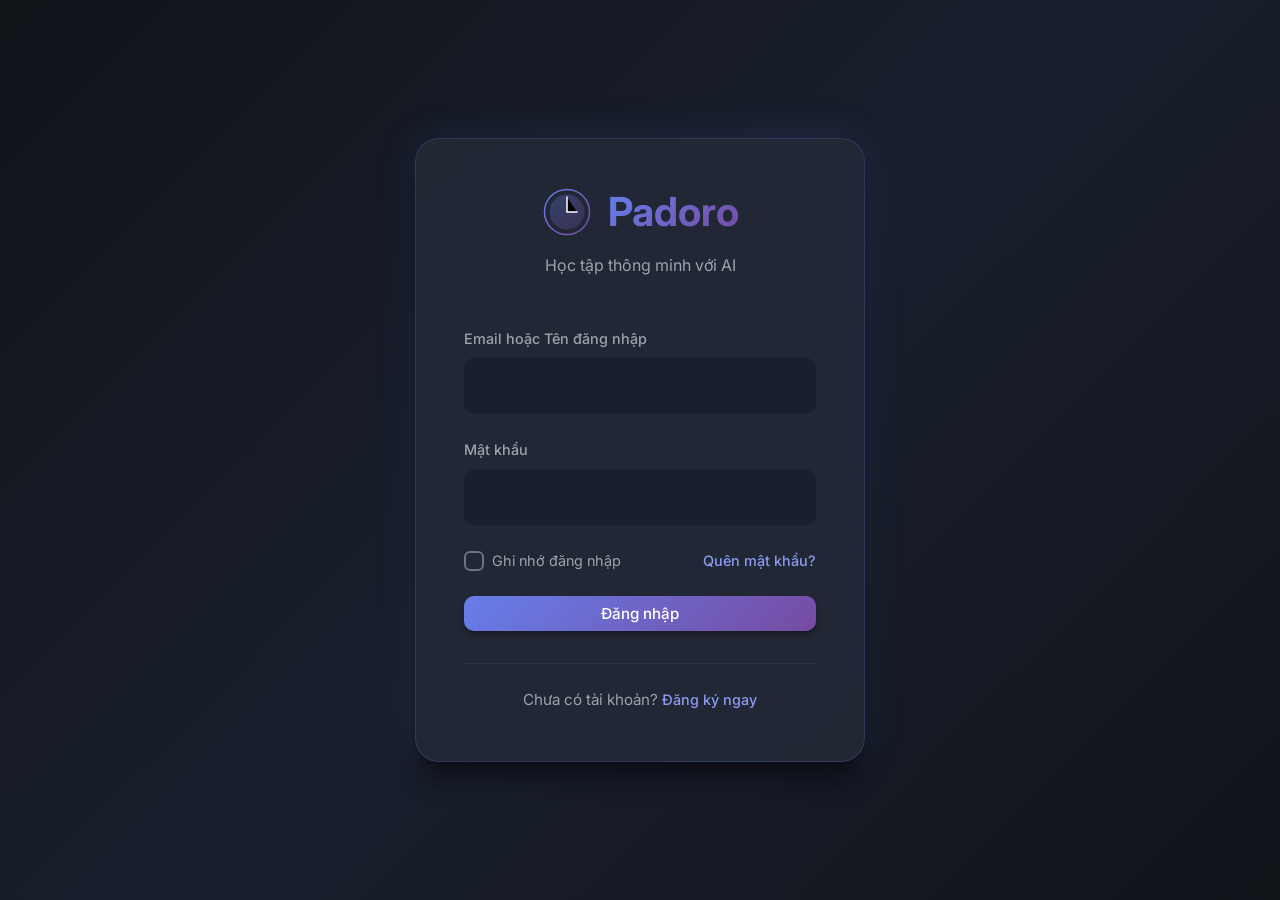
<file: index.html>
<!DOCTYPE html>
<html lang="vi">
<head>
    <meta charset="UTF-8">
    <meta name="viewport" content="width=device-width, initial-scale=1.0">
    <title>Padoro - Học Tập Thông Minh</title>
    <meta name="description" content="Ứng dụng học tập thông minh với AI, giúp bạn tập trung và quản lý thời gian hiệu quả">
    <link rel="stylesheet" href="public/css/main.css">
    <link rel="stylesheet" href="public/css/auth.css">
    <link href="https://fonts.googleapis.com/css2?family=Inter:wght@300;400;500;600;700&display=swap" rel="stylesheet">
</head>
<body>
    <!-- Particle Background Effect -->
    <div id="particles-bg"></div>
    
    <!-- Login Container -->
    <div class="auth-container">
        <div class="auth-card">
            <div class="auth-header">
                <div class="logo-container">
                    <svg class="logo-icon" viewBox="0 0 100 100" xmlns="http://www.w3.org/2000/svg">
                        <circle cx="50" cy="50" r="45" fill="none" stroke="url(#gradient1)" stroke-width="3"/>
                        <circle cx="50" cy="50" r="35" fill="url(#gradient2)"/>
                        <path d="M50 20 L50 50 L70 50" stroke="white" stroke-width="3" stroke-linecap="round"/>
                        <defs>
                            <linearGradient id="gradient1" x1="0%" y1="0%" x2="100%" y2="100%">
                                <stop offset="0%" style="stop-color:#667eea;stop-opacity:1" />
                                <stop offset="100%" style="stop-color:#764ba2;stop-opacity:1" />
                            </linearGradient>
                            <linearGradient id="gradient2" x1="0%" y1="0%" x2="100%" y2="100%">
                                <stop offset="0%" style="stop-color:#667eea;stop-opacity:0.3" />
                                <stop offset="100%" style="stop-color:#764ba2;stop-opacity:0.3" />
                            </linearGradient>
                        </defs>
                    </svg>
                    <h1 class="logo-text">Padoro</h1>
                </div>
                <p class="auth-subtitle">Học tập thông minh với AI</p>
            </div>

            <form id="loginForm" class="auth-form">
                <div class="form-group">
                    <label for="loginEmail">Email hoặc Tên đăng nhập</label>
                    <input type="text" id="loginEmail" name="email" required autocomplete="username">
                    <span class="input-highlight"></span>
                </div>

                <div class="form-group">
                    <label for="loginPassword">Mật khẩu</label>
                    <input type="password" id="loginPassword" name="password" required autocomplete="current-password">
                    <span class="input-highlight"></span>
                </div>

                <div class="form-options">
                    <label class="checkbox-label">
                        <input type="checkbox" id="rememberMe">
                        <span class="checkbox-custom"></span>
                        <span class="checkbox-text">Ghi nhớ đăng nhập</span>
                    </label>
                    <a href="forgot-password.html" class="link-text">Quên mật khẩu?</a>
                </div>

                <div id="loginError" class="error-message"></div>

                <button type="submit" class="btn btn-primary">
                    <span class="btn-text">Đăng nhập</span>
                    <span class="btn-loader"></span>
                </button>
            </form>

            <div class="auth-footer">
                <p>Chưa có tài khoản? <a href="register.html" class="link-text">Đăng ký ngay</a></p>
            </div>
        </div>
    </div>

    <script src="public/js/particles.js"></script>
    <script src="public/js/storage.js"></script>
    <script src="public/js/auth.js"></script>
</body>
</html>
</file>
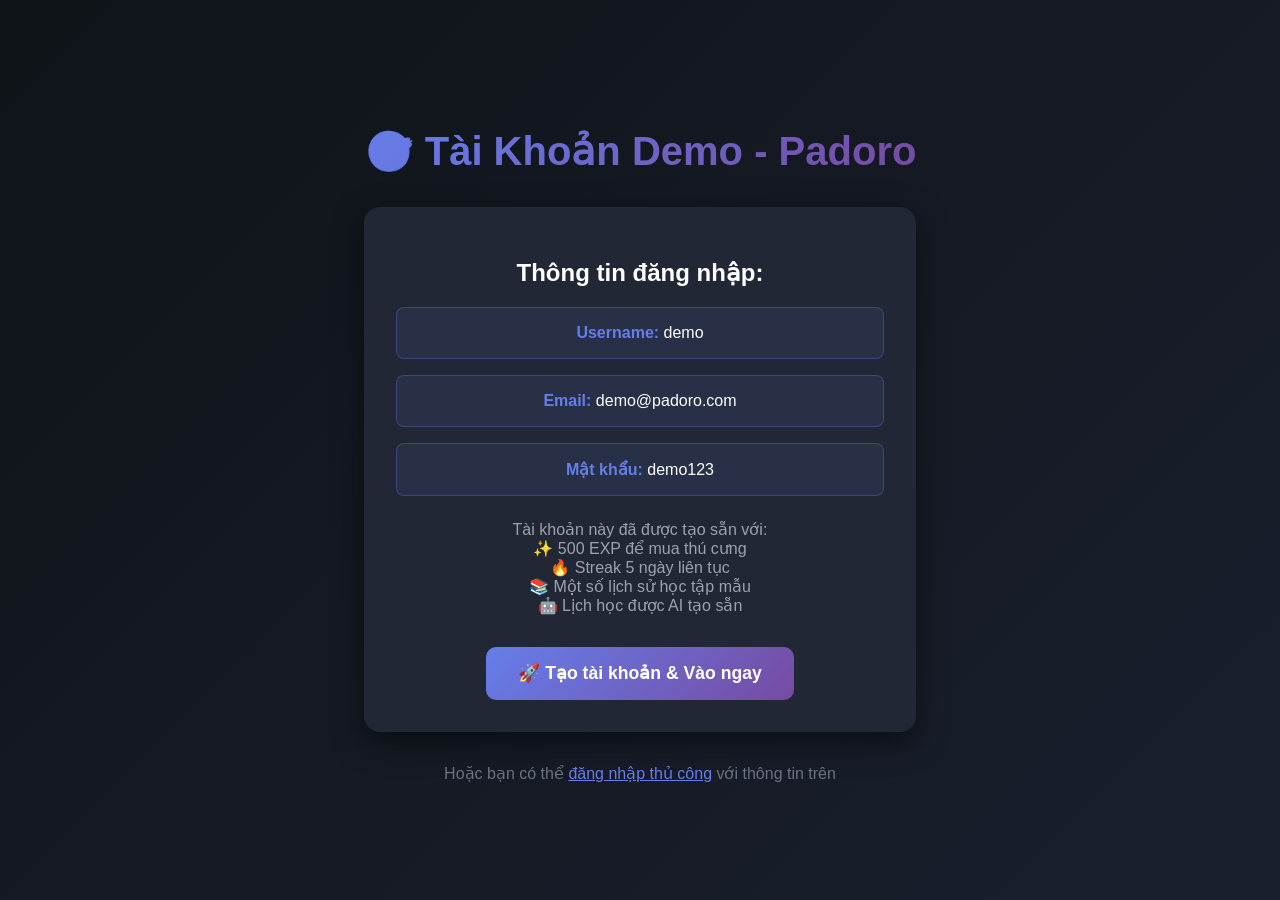
<file: demo.html>
<!DOCTYPE html>
<html lang="vi">

<head>
    <meta charset="UTF-8">
    <meta name="viewport" content="width=device-width, initial-scale=1.0">
    <title>Demo Account - Padoro</title>
    <style>
        body {
            margin: 0;
            padding: 0;
            font-family: 'Inter', sans-serif;
            background: linear-gradient(135deg, #0f1419 0%, #1a1f2e 100%);
            color: white;
            display: flex;
            align-items: center;
            justify-content: center;
            min-height: 100vh;
        }

        .container {
            text-align: center;
            padding: 2rem;
        }

        h1 {
            font-size: 2.5rem;
            margin-bottom: 1rem;
            background: linear-gradient(135deg, #667eea, #764ba2);
            -webkit-background-clip: text;
            -webkit-text-fill-color: transparent;
        }

        .info {
            background: rgba(35, 41, 54, 0.95);
            padding: 2rem;
            border-radius: 16px;
            max-width: 500px;
            margin: 2rem auto;
            box-shadow: 0 10px 30px rgba(0, 0, 0, 0.5);
        }

        .credential {
            background: rgba(102, 126, 234, 0.1);
            padding: 1rem;
            border-radius: 8px;
            margin: 1rem 0;
            border: 1px solid rgba(102, 126, 234, 0.3);
        }

        .credential strong {
            color: #667eea;
        }

        .btn {
            display: inline-block;
            padding: 1rem 2rem;
            background: linear-gradient(135deg, #667eea, #764ba2);
            color: white;
            text-decoration: none;
            border-radius: 10px;
            font-weight: 600;
            font-size: 1.1rem;
            margin-top: 1rem;
            transition: transform 0.2s;
            cursor: pointer;
            border: none;
            font-family: inherit;
        }

        .btn:hover {
            transform: translateY(-2px);
            box-shadow: 0 10px 20px rgba(102, 126, 234, 0.4);
        }

        .loader {
            display: none;
            width: 40px;
            height: 40px;
            border: 4px solid rgba(255, 255, 255, 0.1);
            border-top-color: #667eea;
            border-radius: 50%;
            animation: spin 0.8s linear infinite;
            margin: 2rem auto;
        }

        @keyframes spin {
            to {
                transform: rotate(360deg);
            }
        }

        .success {
            color: #10b981;
            font-size: 1.2rem;
            margin: 1rem 0;
            display: none;
        }
    </style>
</head>

<body>
    <div class="container">
        <h1>🎯 Tài Khoản Demo - Padoro</h1>

        <div class="info">
            <h2>Thông tin đăng nhập:</h2>

            <div class="credential">
                <strong>Username:</strong> demo
            </div>

            <div class="credential">
                <strong>Email:</strong> demo@padoro.com
            </div>

            <div class="credential">
                <strong>Mật khẩu:</strong> demo123
            </div>

            <p style="color: #9ca3af; margin-top: 1.5rem;">
                Tài khoản này đã được tạo sẵn với:<br>
                ✨ 500 EXP để mua thú cưng<br>
                🔥 Streak 5 ngày liên tục<br>
                📚 Một số lịch sử học tập mẫu<br>
                🤖 Lịch học được AI tạo sẵn
            </p>

            <div class="loader" id="loader"></div>
            <div class="success" id="success">✅ Đã tạo tài khoản và đăng nhập!</div>

            <button class="btn" id="createBtn" onclick="createAndLogin()">
                🚀 Tạo tài khoản & Vào ngay
            </button>
        </div>

        <p style="color: #6b7280; margin-top: 2rem;">
            Hoặc bạn có thể <a href="index.html" style="color: #667eea;">đăng nhập thủ công</a> với thông tin trên
        </p>
    </div>

    <script src="public/js/storage.js"></script>
    <script>
        function createAndLogin() {
            const btn = document.getElementById('createBtn');
            const loader = document.getElementById('loader');
            const success = document.getElementById('success');

            btn.style.display = 'none';
            loader.style.display = 'block';

            // Check if demo account already exists
            const existingUser = Storage.findUser('demo');

            if (!existingUser) {
                // Create demo account with sample data
                const demoUser = {
                    id: Date.now().toString(),
                    username: 'demo',
                    email: 'demo@padoro.com',
                    password: 'demo123',
                    createdAt: new Date(Date.now() - 7 * 24 * 60 * 60 * 1000).toISOString(), // 7 days ago
                    exp: 500,
                    streak: 5,
                    lastActive: new Date().toISOString(),
                    settings: {
                        focusTime: 25,
                        shortBreak: 5,
                        longBreak: 15,
                        apiKey: ''
                    },
                    stats: {
                        totalSessions: 15,
                        totalMinutes: 375
                    },
                    pets: ['🐱', '🐶', '🐰'], // Has bought some pets
                    activePet: '🐶',
                    schedules: [
                        {
                            id: '1',
                            name: 'Lịch học tuần này',
                            createdAt: new Date().toISOString(),
                            data: {
                                monday: ['8:00-10:00 Toán - Đại số', '10:15-12:00 Lý - Cơ học', '14:00-16:00 Hóa - Hữu cơ'],
                                tuesday: ['8:00-10:00 Văn - Nghị luận', '10:15-12:00 Anh - Grammar', '14:00-16:00 Sử - Lịch sử Việt Nam'],
                                wednesday: ['8:00-10:00 Toán - Hình học', '10:15-12:00 Lý - Điện học', '14:00-16:00 Hóa - Vô cơ'],
                                thursday: ['8:00-10:00 Văn - Văn học', '10:15-12:00 Anh - Reading', '14:00-16:00 Địa - Địa lý tự nhiên'],
                                friday: ['8:00-10:00 Toán - Ôn tập', '10:15-12:00 Lý - Ôn tập', '14:00-16:00 Hóa - Ôn tập'],
                                saturday: ['9:00-11:00 Ôn tập tổng hợp', '14:00-16:00 Làm bài tập'],
                                sunday: ['Nghỉ ngơi - Đọc sách'],
                                advice: 'Hãy giữ nhịp độ học đều đặn, nghỉ ngơi đầy đủ để não bộ hấp thụ kiến thức tốt nhất!'
                            }
                        }
                    ],
                    history: [
                        { date: getDateString(-5), minutes: 75, exp: 15 },
                        { date: getDateString(-4), minutes: 100, exp: 20 },
                        { date: getDateString(-3), minutes: 50, exp: 10 },
                        { date: getDateString(-2), minutes: 80, exp: 16 },
                        { date: getDateString(-1), minutes: 70, exp: 14 }
                    ],
                    feedbacks: []
                };

                // Save to storage
                const users = Storage.getUsers();
                users.push(demoUser);
                Storage.saveUsers(users);
            }

            // Set as current user
            Storage.setCurrentUser('demo');

            // Show success
            setTimeout(() => {
                loader.style.display = 'none';
                success.style.display = 'block';

                // Redirect to app
                setTimeout(() => {
                    window.location.href = 'app.html';
                }, 1500);
            }, 1000);
        }

        function getDateString(daysOffset) {
            const date = new Date();
            date.setDate(date.getDate() + daysOffset);
            return date.toISOString().split('T')[0];
        }

        // Auto create and login if URL has ?auto parameter
        if (window.location.search.includes('auto')) {
            window.onload = () => {
                setTimeout(() => createAndLogin(), 500);
            };
        }
    </script>
</body>

</html>
</file>
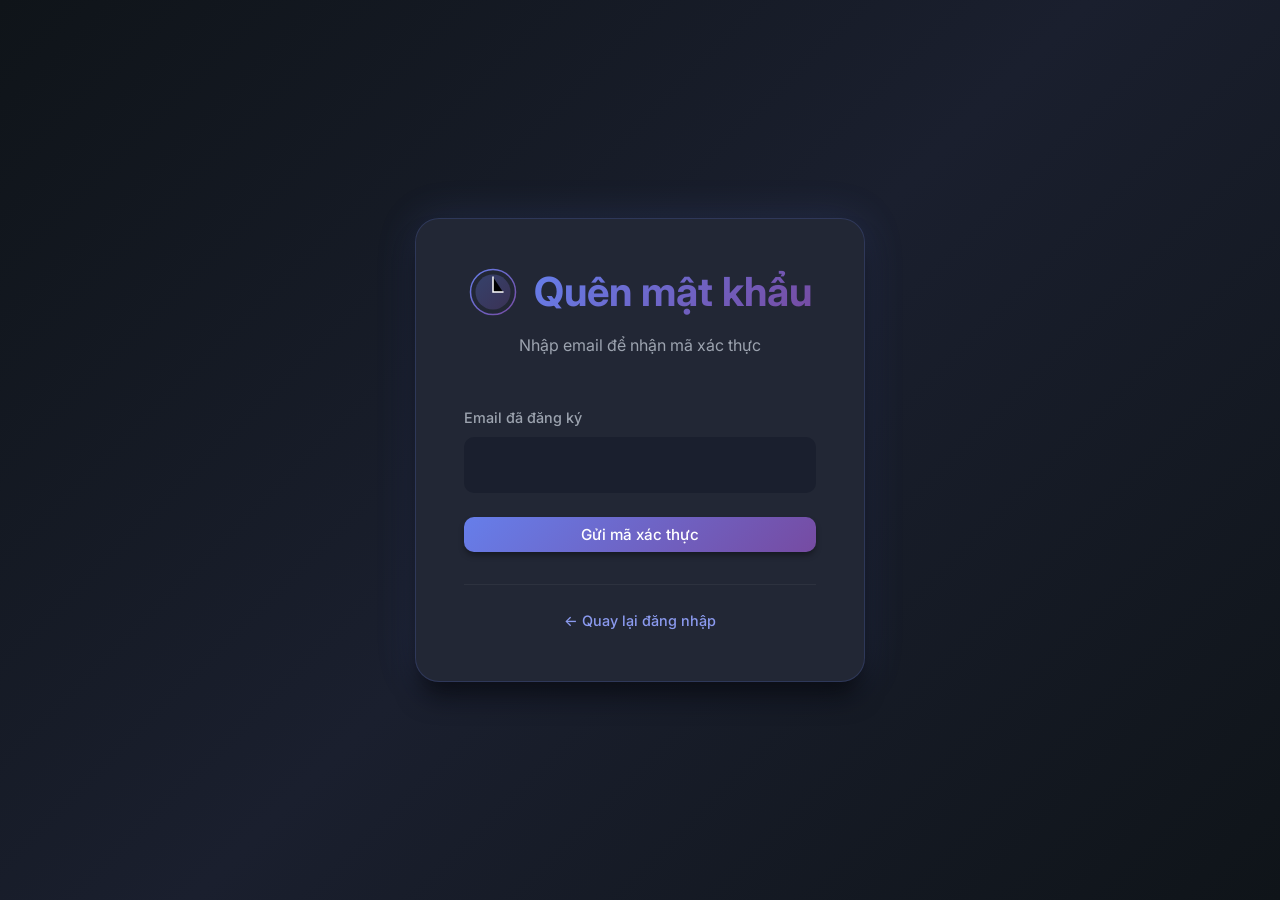
<file: forgot-password.html>
<!DOCTYPE html>
<html lang="vi">

<head>
    <meta charset="UTF-8">
    <meta name="viewport" content="width=device-width, initial-scale=1.0">
    <title>Quên mật khẩu - Padoro</title>
    <meta name="description" content="Khôi phục mật khẩu tài khoản Padoro">
    <link rel="stylesheet" href="public/css/main.css">
    <link rel="stylesheet" href="public/css/auth.css">
    <link href="https://fonts.googleapis.com/css2?family=Inter:wght@300;400;500;600;700&display=swap" rel="stylesheet">
</head>

<body>
    <!-- Particle Background Effect -->
    <div id="particles-bg"></div>

    <!-- Forgot Password Container -->
    <div class="auth-container">
        <div class="auth-card">
            <div class="auth-header">
                <div class="logo-container">
                    <svg class="logo-icon" viewBox="0 0 100 100" xmlns="http://www.w3.org/2000/svg">
                        <circle cx="50" cy="50" r="45" fill="none" stroke="url(#gradient1)" stroke-width="3" />
                        <circle cx="50" cy="50" r="35" fill="url(#gradient2)" />
                        <path d="M50 20 L50 50 L70 50" stroke="white" stroke-width="3" stroke-linecap="round" />
                        <defs>
                            <linearGradient id="gradient1" x1="0%" y1="0%" x2="100%" y2="100%">
                                <stop offset="0%" style="stop-color:#667eea;stop-opacity:1" />
                                <stop offset="100%" style="stop-color:#764ba2;stop-opacity:1" />
                            </linearGradient>
                            <linearGradient id="gradient2" x1="0%" y1="0%" x2="100%" y2="100%">
                                <stop offset="0%" style="stop-color:#667eea;stop-opacity:0.3" />
                                <stop offset="100%" style="stop-color:#764ba2;stop-opacity:0.3" />
                            </linearGradient>
                        </defs>
                    </svg>
                    <h1 class="logo-text">Quên mật khẩu</h1>
                </div>
                <p class="auth-subtitle">Nhập email để nhận mã xác thực</p>
            </div>

            <!-- Step 1: Request Code -->
            <form id="forgotPasswordForm" class="auth-form">
                <div class="form-group">
                    <label for="forgotEmail">Email đã đăng ký</label>
                    <input type="email" id="forgotEmail" name="email" required autocomplete="email">
                    <span class="input-highlight"></span>
                </div>

                <div id="forgotError" class="error-message"></div>
                <div id="forgotSuccess" class="success-message"></div>

                <button type="submit" class="btn btn-primary">
                    <span class="btn-text">Gửi mã xác thực</span>
                    <span class="btn-loader"></span>
                </button>
            </form>

            <!-- Step 2: Verify Code & Reset Password -->
            <form id="resetPasswordForm" class="auth-form" style="display: none;">
                <div class="form-group">
                    <label for="verificationCode">Mã xác thực (đã gửi vào email)</label>
                    <input type="text" id="verificationCode" name="code" required maxlength="6" autocomplete="off">
                    <span class="input-highlight"></span>
                    <small class="form-hint">Nhập mã 6 chữ số</small>
                </div>

                <div class="form-group">
                    <label for="newPassword">Mật khẩu mới</label>
                    <input type="password" id="newPassword" name="password" required minlength="6"
                        autocomplete="new-password">
                    <span class="input-highlight"></span>
                </div>

                <div class="form-group">
                    <label for="confirmNewPassword">Xác nhận mật khẩu mới</label>
                    <input type="password" id="confirmNewPassword" name="confirmPassword" required
                        autocomplete="new-password">
                    <span class="input-highlight"></span>
                </div>

                <div id="resetError" class="error-message"></div>
                <div id="resetSuccess" class="success-message"></div>

                <button type="submit" class="btn btn-primary">
                    <span class="btn-text">Đặt lại mật khẩu</span>
                    <span class="btn-loader"></span>
                </button>

                <button type="button" id="resendCodeBtn" class="btn btn-secondary">
                    <span class="btn-text">Gửi lại mã</span>
                </button>
            </form>

            <div class="auth-footer">
                <p><a href="index.html" class="link-text">← Quay lại đăng nhập</a></p>
            </div>
        </div>
    </div>

    <script src="public/js/particles.js"></script>
    <script src="public/js/storage.js"></script>
    <script src="public/js/auth.js"></script>
</body>

</html>
</file>
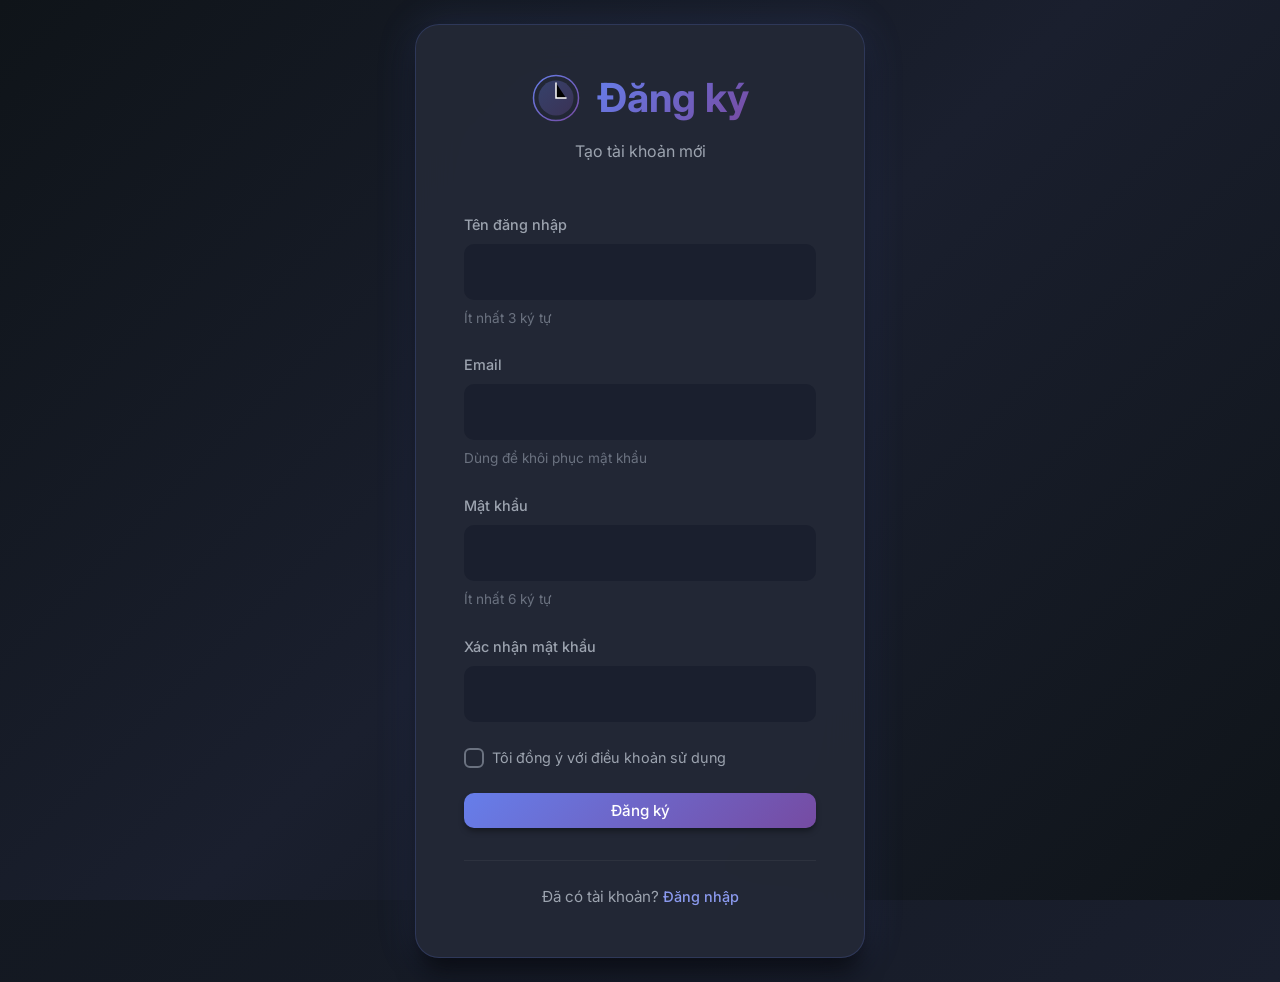
<file: register.html>
<!DOCTYPE html>
<html lang="vi">

<head>
    <meta charset="UTF-8">
    <meta name="viewport" content="width=device-width, initial-scale=1.0">
    <title>Đăng ký - Padoro</title>
    <meta name="description" content="Đăng ký tài khoản Padoro để bắt đầu học tập thông minh với AI">
    <link rel="stylesheet" href="public/css/main.css">
    <link rel="stylesheet" href="public/css/auth.css">
    <link href="https://fonts.googleapis.com/css2?family=Inter:wght@300;400;500;600;700&display=swap" rel="stylesheet">
</head>

<body>
    <!-- Particle Background Effect -->
    <div id="particles-bg"></div>

    <!-- Register Container -->
    <div class="auth-container">
        <div class="auth-card">
            <div class="auth-header">
                <div class="logo-container">
                    <svg class="logo-icon" viewBox="0 0 100 100" xmlns="http://www.w3.org/2000/svg">
                        <circle cx="50" cy="50" r="45" fill="none" stroke="url(#gradient1)" stroke-width="3" />
                        <circle cx="50" cy="50" r="35" fill="url(#gradient2)" />
                        <path d="M50 20 L50 50 L70 50" stroke="white" stroke-width="3" stroke-linecap="round" />
                        <defs>
                            <linearGradient id="gradient1" x1="0%" y1="0%" x2="100%" y2="100%">
                                <stop offset="0%" style="stop-color:#667eea;stop-opacity:1" />
                                <stop offset="100%" style="stop-color:#764ba2;stop-opacity:1" />
                            </linearGradient>
                            <linearGradient id="gradient2" x1="0%" y1="0%" x2="100%" y2="100%">
                                <stop offset="0%" style="stop-color:#667eea;stop-opacity:0.3" />
                                <stop offset="100%" style="stop-color:#764ba2;stop-opacity:0.3" />
                            </linearGradient>
                        </defs>
                    </svg>
                    <h1 class="logo-text">Đăng ký</h1>
                </div>
                <p class="auth-subtitle">Tạo tài khoản mới</p>
            </div>

            <form id="registerForm" class="auth-form">
                <div class="form-group">
                    <label for="registerUsername">Tên đăng nhập</label>
                    <input type="text" id="registerUsername" name="username" required minlength="3"
                        autocomplete="username">
                    <span class="input-highlight"></span>
                    <small class="form-hint">Ít nhất 3 ký tự</small>
                </div>

                <div class="form-group">
                    <label for="registerEmail">Email</label>
                    <input type="email" id="registerEmail" name="email" required autocomplete="email">
                    <span class="input-highlight"></span>
                    <small class="form-hint">Dùng để khôi phục mật khẩu</small>
                </div>

                <div class="form-group">
                    <label for="registerPassword">Mật khẩu</label>
                    <input type="password" id="registerPassword" name="password" required minlength="6"
                        autocomplete="new-password">
                    <span class="input-highlight"></span>
                    <small class="form-hint">Ít nhất 6 ký tự</small>
                </div>

                <div class="form-group">
                    <label for="registerConfirmPassword">Xác nhận mật khẩu</label>
                    <input type="password" id="registerConfirmPassword" name="confirmPassword" required
                        autocomplete="new-password">
                    <span class="input-highlight"></span>
                </div>

                <div class="form-options">
                    <label class="checkbox-label">
                        <input type="checkbox" id="agreeTerms" required>
                        <span class="checkbox-custom"></span>
                        <span class="checkbox-text">Tôi đồng ý với điều khoản sử dụng</span>
                    </label>
                </div>

                <div id="registerError" class="error-message"></div>
                <div id="registerSuccess" class="success-message"></div>

                <button type="submit" class="btn btn-primary">
                    <span class="btn-text">Đăng ký</span>
                    <span class="btn-loader"></span>
                </button>
            </form>

            <div class="auth-footer">
                <p>Đã có tài khoản? <a href="index.html" class="link-text">Đăng nhập</a></p>
            </div>
        </div>
    </div>

    <script src="public/js/particles.js"></script>
    <script src="public/js/storage.js"></script>
    <script src="public/js/auth.js"></script>
</body>

</html>
</file>
<file: public/css/main.css>
/* ===== GLOBAL STYLES ===== */
:root {
    /* Focus-promoting colors - Calming blues and purples */
    --primary: #667eea;
    --primary-dark: #5568d3;
    --primary-light: #8b9aef;
    --secondary: #764ba2;
    --accent: #f093fb;
    
    /* Neutral colors */
    --bg-primary: #0f1419;
    --bg-secondary: #1a1f2e;
    --bg-card: #232936;
    --bg-hover: #2d3548;
    
    /* Text colors */
    --text-primary: #e8eaed;
    --text-secondary: #9ca3af;
    --text-muted: #6b7280;
    
    /* Status colors */
    --success: #10b981;
    --warning: #f59e0b;
    --error: #ef4444;
    --info: #3b82f6;
    
    /* Shadows and effects */
    --shadow-sm: 0 1px 2px 0 rgba(0, 0, 0, 0.3);
    --shadow-md: 0 4px 6px -1px rgba(0, 0, 0, 0.4);
    --shadow-lg: 0 10px 15px -3px rgba(0, 0, 0, 0.5);
    --shadow-xl: 0 20px 25px -5px rgba(0, 0, 0, 0.6);
    --shadow-glow: 0 0 20px rgba(102, 126, 234, 0.4);
    
    /* Transitions */
    --transition-fast: 150ms ease;
    --transition-base: 250ms ease;
    --transition-slow: 350ms ease;
    
    /* Border radius */
    --radius-sm: 6px;
    --radius-md: 10px;
    --radius-lg: 16px;
    --radius-xl: 24px;
    --radius-full: 9999px;
    
    /* Spacing */
    --space-xs: 0.25rem;
    --space-sm: 0.5rem;
    --space-md: 1rem;
    --space-lg: 1.5rem;
    --space-xl: 2rem;
    --space-2xl: 3rem;
}

* {
    margin: 0;
    padding: 0;
    box-sizing: border-box;
}

html {
    font-size: 16px;
    scroll-behavior: smooth;
}

body {
    font-family: 'Inter', -apple-system, BlinkMacSystemFont, 'Segoe UI', sans-serif;
    background: linear-gradient(135deg, var(--bg-primary) 0%, var(--bg-secondary) 100%);
    color: var(--text-primary);
    line-height: 1.6;
    min-height: 100vh;
    overflow-x: hidden;
    -webkit-font-smoothing: antialiased;
    -moz-osx-font-smoothing: grayscale;
}

/* ===== TYPOGRAPHY ===== */
h1, h2, h3, h4, h5, h6 {
    font-weight: 600;
    line-height: 1.2;
    color: var(--text-primary);
}

h1 { font-size: 2.5rem; }
h2 { font-size: 2rem; }
h3 { font-size: 1.5rem; }
h4 { font-size: 1.25rem; }
h5 { font-size: 1.125rem; }
h6 { font-size: 1rem; }

p {
    margin-bottom: var(--space-md);
}

a {
    color: var(--primary-light);
    text-decoration: none;
    transition: color var(--transition-fast);
}

a:hover {
    color: var(--primary);
}

/* ===== BUTTONS ===== */
.btn {
    display: inline-flex;
    align-items: center;
    justify-content: center;
    gap: var(--space-sm);
    padding: var(--space-sm) var(--space-lg);
    font-size: 0.95rem;
    font-weight: 500;
    border: none;
    border-radius: var(--radius-md);
    cursor: pointer;
    transition: all var(--transition-base);
    position: relative;
    overflow: hidden;
    font-family: inherit;
}

.btn::before {
    content: '';
    position: absolute;
    top: 50%;
    left: 50%;
    width: 0;
    height: 0;
    border-radius: 50%;
    background: rgba(255, 255, 255, 0.1);
    transform: translate(-50%, -50%);
    transition: width var(--transition-slow), height var(--transition-slow);
}

.btn:hover::before {
    width: 300px;
    height: 300px;
}

.btn:active {
    transform: scale(0.97);
}

.btn-primary {
    background: linear-gradient(135deg, var(--primary) 0%, var(--secondary) 100%);
    color: white;
    box-shadow: var(--shadow-md);
}

.btn-primary:hover {
    box-shadow: var(--shadow-lg), var(--shadow-glow);
    transform: translateY(-2px);
}

.btn-secondary {
    background: var(--bg-card);
    color: var(--text-primary);
    border: 1px solid var(--bg-hover);
}

.btn-secondary:hover {
    background: var(--bg-hover);
}

.btn-outline {
    background: transparent;
    color: var(--primary);
    border: 2px solid var(--primary);
}

.btn-outline:hover {
    background: var(--primary);
    color: white;
}

.btn-large {
    padding: var(--space-md) var(--space-xl);
    font-size: 1.1rem;
}

.btn-icon {
    padding: var(--space-sm);
    background: transparent;
    border: none;
    color: var(--text-secondary);
    cursor: pointer;
    border-radius: var(--radius-sm);
    transition: all var(--transition-fast);
}

.btn-icon svg {
    width: 20px;
    height: 20px;
}

.btn-icon:hover {
    background: var(--bg-hover);
    color: var(--text-primary);
}

.btn-ai {
    background: linear-gradient(135deg, #f093fb 0%, #f5576c 100%);
    color: white;
    animation: pulse 2s ease-in-out infinite;
}

@keyframes pulse {
    0%, 100% { opacity: 1; }
    50% { opacity: 0.8; }
}

/* Button loading state */
.btn.loading {
    pointer-events: none;
    opacity: 0.7;
}

.btn-loader {
    display: none;
    width: 16px;
    height: 16px;
    border: 2px solid transparent;
    border-top-color: currentColor;
    border-radius: 50%;
    animation: spin 0.6s linear infinite;
}

.btn.loading .btn-text {
    display: none;
}

.btn.loading .btn-loader {
    display: block;
}

@keyframes spin {
    to { transform: rotate(360deg); }
}

/* ===== FORM ELEMENTS ===== */
input, textarea, select {
    width: 100%;
    padding: var(--space-md);
    background: var(--bg-card);
    border: 2px solid transparent;
    border-radius: var(--radius-md);
    color: var(--text-primary);
    font-family: inherit;
    font-size: 0.95rem;
    transition: all var(--transition-base);
}

input:focus, textarea:focus, select:focus {
    outline: none;
    border-color: var(--primary);
    background: var(--bg-secondary);
    box-shadow: 0 0 0 3px rgba(102, 126, 234, 0.1);
}

input::placeholder, textarea::placeholder {
    color: var(--text-muted);
}

/* ===== CARDS ===== */
.card {
    background: var(--bg-card);
    border-radius: var(--radius-lg);
    padding: var(--space-xl);
    box-shadow: var(--shadow-md);
    transition: all var(--transition-base);
}

.card:hover {
    box-shadow: var(--shadow-lg);
    transform: translateY(-2px);
}

/* ===== UTILITIES ===== */
.container {
    width: 100%;
    max-width: 1200px;
    margin: 0 auto;
    padding: 0 var(--space-lg);
}

.flex {
    display: flex;
}

.flex-col {
    flex-direction: column;
}

.items-center {
    align-items: center;
}

.justify-between {
    justify-content: space-between;
}

.gap-sm { gap: var(--space-sm); }
.gap-md { gap: var(--space-md); }
.gap-lg { gap: var(--space-lg); }

.text-center {
    text-align: center;
}

.text-muted {
    color: var(--text-muted);
}

.mb-sm { margin-bottom: var(--space-sm); }
.mb-md { margin-bottom: var(--space-md); }
.mb-lg { margin-bottom: var(--space-lg); }

.mt-sm { margin-top: var(--space-sm); }
.mt-md { margin-top: var(--space-md); }
.mt-lg { margin-top: var(--space-lg); }

/* ===== ANIMATIONS ===== */
@keyframes fadeIn {
    from {
        opacity: 0;
        transform: translateY(20px);
    }
    to {
        opacity: 1;
        transform: translateY(0);
    }
}

@keyframes slideInRight {
    from {
        opacity: 0;
        transform: translateX(30px);
    }
    to {
        opacity: 1;
        transform: translateX(0);
    }
}

@keyframes scaleIn {
    from {
        opacity: 0;
        transform: scale(0.9);
    }
    to {
        opacity: 1;
        transform: scale(1);
    }
}

.fade-in {
    animation: fadeIn 0.5s ease-out;
}

.slide-in {
    animation: slideInRight 0.5s ease-out;
}

.scale-in {
    animation: scaleIn 0.3s ease-out;
}

/* ===== LOADING STATES ===== */
.loader {
    width: 40px;
    height: 40px;
    border: 4px solid var(--bg-hover);
    border-top-color: var(--primary);
    border-radius: 50%;
    animation: spin 0.8s linear infinite;
}

.loading {
    display: flex;
    flex-direction: column;
    align-items: center;
    gap: var(--space-md);
    padding: var(--space-2xl);
}

.loading p {
    color: var(--text-secondary);
    margin: 0;
}

/* ===== SCROLLBAR ===== */
::-webkit-scrollbar {
    width: 10px;
    height: 10px;
}

::-webkit-scrollbar-track {
    background: var(--bg-secondary);
}

::-webkit-scrollbar-thumb {
    background: var(--bg-hover);
    border-radius: var(--radius-full);
}

::-webkit-scrollbar-thumb:hover {
    background: var(--primary);
}

/* ===== RESPONSIVE ===== */
@media (max-width: 768px) {
    html {
        font-size: 14px;
    }
    
    h1 { font-size: 2rem; }
    h2 { font-size: 1.75rem; }
    h3 { font-size: 1.5rem; }
    
    .container {
        padding: 0 var(--space-md);
    }
}

@media (max-width: 480px) {
    html {
        font-size: 13px;
    }
}

/* Selection color */
::selection {
    background: var(--primary);
    color: white;
}

::-moz-selection {
    background: var(--primary);
    color: white;
}
</file>
<file: public/css/auth.css>
/* ===== AUTHENTICATION PAGES ===== */

/* Particle Background */
#particles-bg {
    position: fixed;
    top: 0;
    left: 0;
    width: 100%;
    height: 100%;
    z-index: 0;
    background: linear-gradient(135deg, #0f1419 0%, #1a1f2e 50%, #0f1419 100%);
    overflow: hidden;
}

/* Auth Container */
.auth-container {
    position: relative;
    z-index: 1;
    min-height: 100vh;
    display: flex;
    align-items: center;
    justify-content: center;
    padding: var(--space-lg);
}

.auth-card {
    width: 100%;
    max-width: 450px;
    background: rgba(35, 41, 54, 0.95);
    backdrop-filter: blur(20px);
    border-radius: var(--radius-xl);
    padding: var(--space-2xl);
    box-shadow: var(--shadow-xl), 0 0 40px rgba(102, 126, 234, 0.15);
    border: 1px solid rgba(102, 126, 234, 0.2);
    animation: scaleIn 0.5s ease-out;
}

/* Header */
.auth-header {
    text-align: center;
    margin-bottom: var(--space-2xl);
}

.logo-container {
    display: flex;
    align-items: center;
    justify-content: center;
    gap: var(--space-md);
    margin-bottom: var(--space-md);
}

.logo-icon {
    width: 50px;
    height: 50px;
    animation: rotate 20s linear infinite;
}

@keyframes rotate {
    from {
        transform: rotate(0deg);
    }

    to {
        transform: rotate(360deg);
    }
}

.logo-text {
    font-size: 2.5rem;
    font-weight: 700;
    background: linear-gradient(135deg, var(--primary) 0%, var(--secondary) 100%);
    -webkit-background-clip: text;
    -webkit-text-fill-color: transparent;
    background-clip: text;
    margin: 0;
}

.auth-subtitle {
    color: var(--text-secondary);
    font-size: 1rem;
    margin: 0;
}

/* Form */
.auth-form {
    display: flex;
    flex-direction: column;
    gap: var(--space-lg);
}

.form-group {
    position: relative;
    display: flex;
    flex-direction: column;
    gap: var(--space-sm);
}

.form-group label {
    font-size: 0.9rem;
    font-weight: 500;
    color: var(--text-secondary);
}

.form-group input {
    padding: var(--space-md);
    background: var(--bg-secondary);
    border: 2px solid transparent;
    border-radius: var(--radius-md);
    color: var(--text-primary);
    font-size: 1rem;
    transition: all var(--transition-base);
}

.form-group input:focus {
    border-color: var(--primary);
    background: var(--bg-card);
    box-shadow: 0 0 0 3px rgba(102, 126, 234, 0.1);
}

.form-group input:focus+.input-highlight {
    transform: scaleX(1);
}

.input-highlight {
    position: absolute;
    bottom: 0;
    left: 0;
    width: 100%;
    height: 2px;
    background: linear-gradient(90deg, var(--primary), var(--secondary));
    transform: scaleX(0);
    transition: transform var(--transition-base);
}

.form-hint {
    font-size: 0.85rem;
    color: var(--text-muted);
}

/* Form Options */
.form-options {
    display: flex;
    align-items: center;
    justify-content: space-between;
    gap: var(--space-md);
    flex-wrap: wrap;
}

.checkbox-label {
    display: flex;
    align-items: center;
    gap: var(--space-sm);
    cursor: pointer;
    user-select: none;
}

.checkbox-label input[type="checkbox"] {
    display: none;
}

.checkbox-custom {
    width: 20px;
    height: 20px;
    border: 2px solid var(--text-muted);
    border-radius: var(--radius-sm);
    position: relative;
    transition: all var(--transition-fast);
}

.checkbox-label input[type="checkbox"]:checked+.checkbox-custom {
    background: linear-gradient(135deg, var(--primary), var(--secondary));
    border-color: var(--primary);
}

.checkbox-label input[type="checkbox"]:checked+.checkbox-custom::after {
    content: '✓';
    position: absolute;
    top: 50%;
    left: 50%;
    transform: translate(-50%, -50%);
    color: white;
    font-size: 14px;
    font-weight: bold;
}

.checkbox-text {
    font-size: 0.9rem;
    color: var(--text-secondary);
}

.link-text {
    font-size: 0.9rem;
    color: var(--primary-light);
    font-weight: 500;
    transition: color var(--transition-fast);
}

.link-text:hover {
    color: var(--primary);
    text-decoration: underline;
}

/* Messages */
.error-message,
.success-message {
    padding: var(--space-md);
    border-radius: var(--radius-md);
    font-size: 0.9rem;
    display: none;
    animation: slideInRight 0.3s ease-out;
}

.error-message {
    background: rgba(239, 68, 68, 0.1);
    border: 1px solid rgba(239, 68, 68, 0.3);
    color: #fca5a5;
}

.success-message {
    background: rgba(16, 185, 129, 0.1);
    border: 1px solid rgba(16, 185, 129, 0.3);
    color: #6ee7b7;
}

.error-message.show,
.success-message.show {
    display: block;
}

/* Footer */
.auth-footer {
    margin-top: var(--space-xl);
    text-align: center;
    padding-top: var(--space-lg);
    border-top: 1px solid rgba(255, 255, 255, 0.05);
}

.auth-footer p {
    color: var(--text-secondary);
    font-size: 0.95rem;
    margin: 0;
}

/* Responsive */
@media (max-width: 480px) {
    .auth-card {
        padding: var(--space-xl);
    }

    .logo-text {
        font-size: 2rem;
    }

    .form-options {
        flex-direction: column;
        align-items: flex-start;
    }
}

/* Loading animation on submit */
.auth-form button[type="submit"]:disabled {
    opacity: 0.6;
    cursor: not-allowed;
}

/* Forgot password specific */
.btn-secondary {
    margin-top: var(--space-sm);
}
</file>
